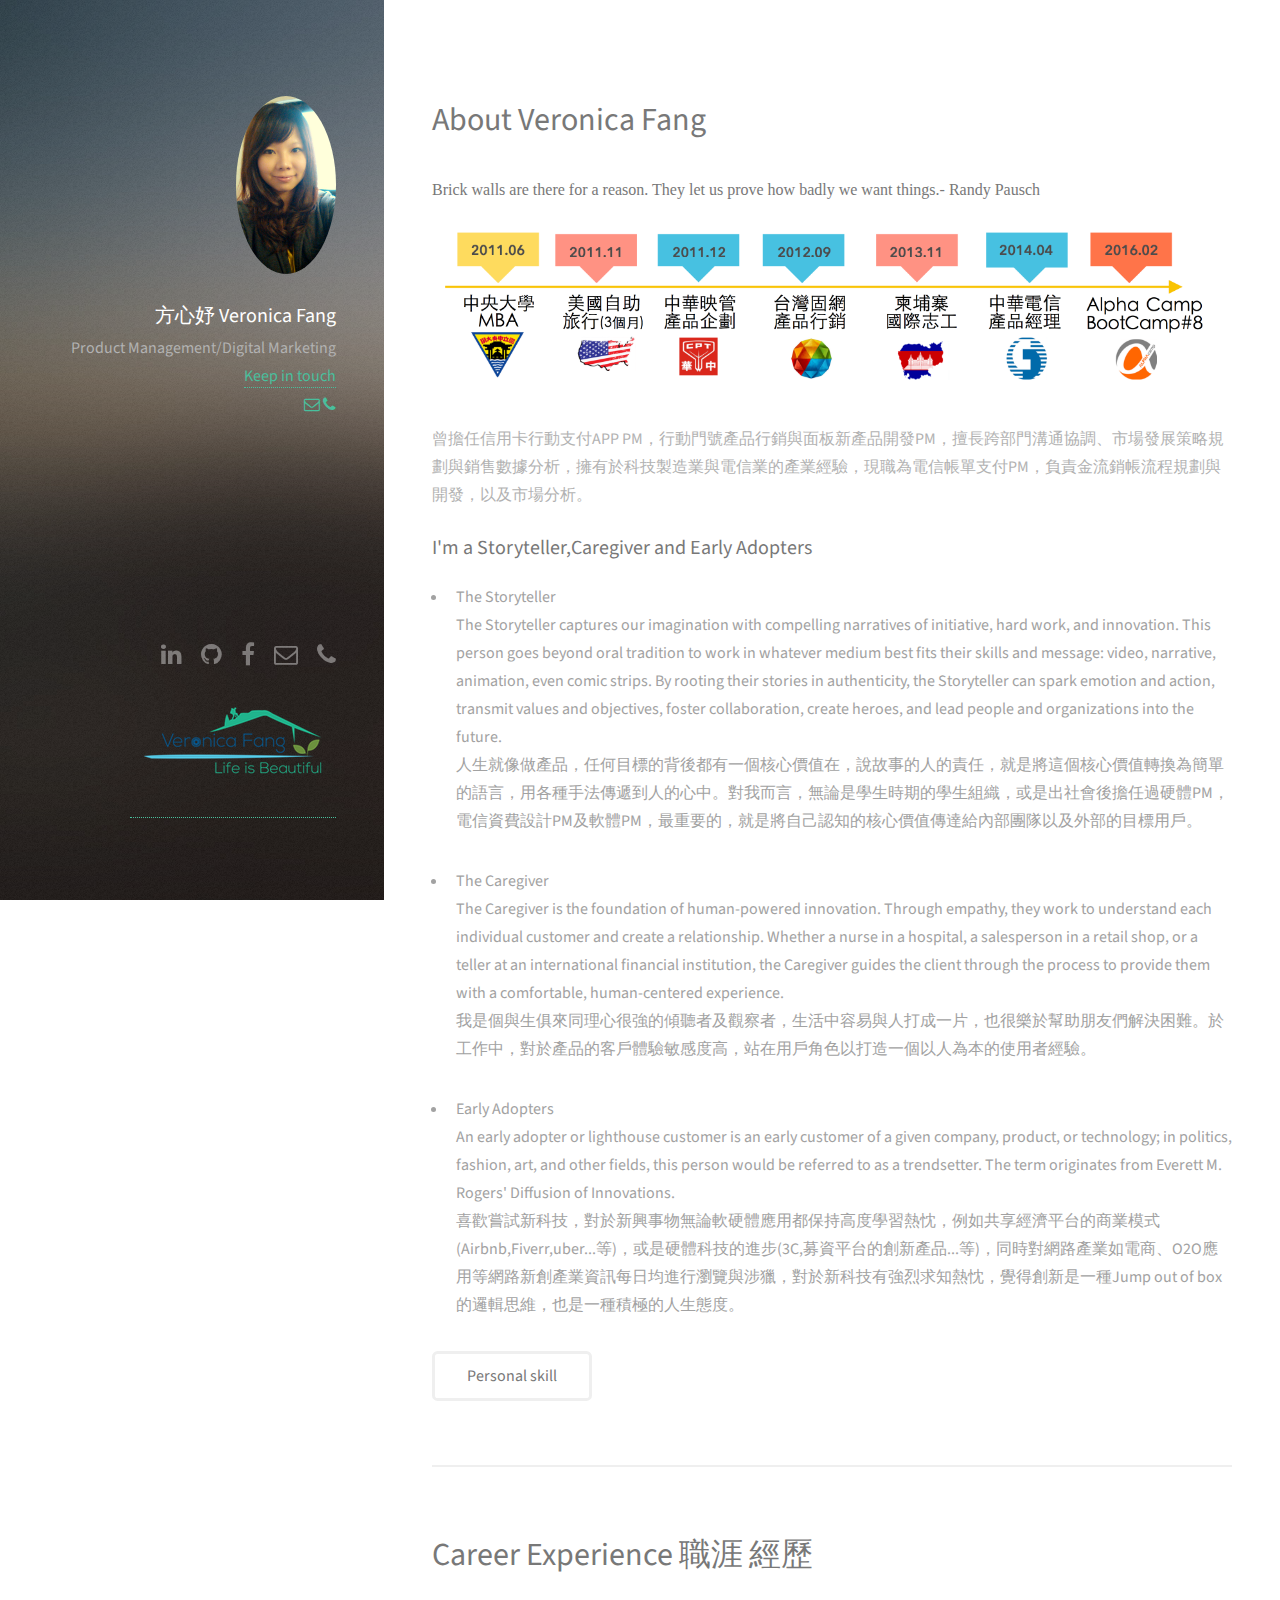
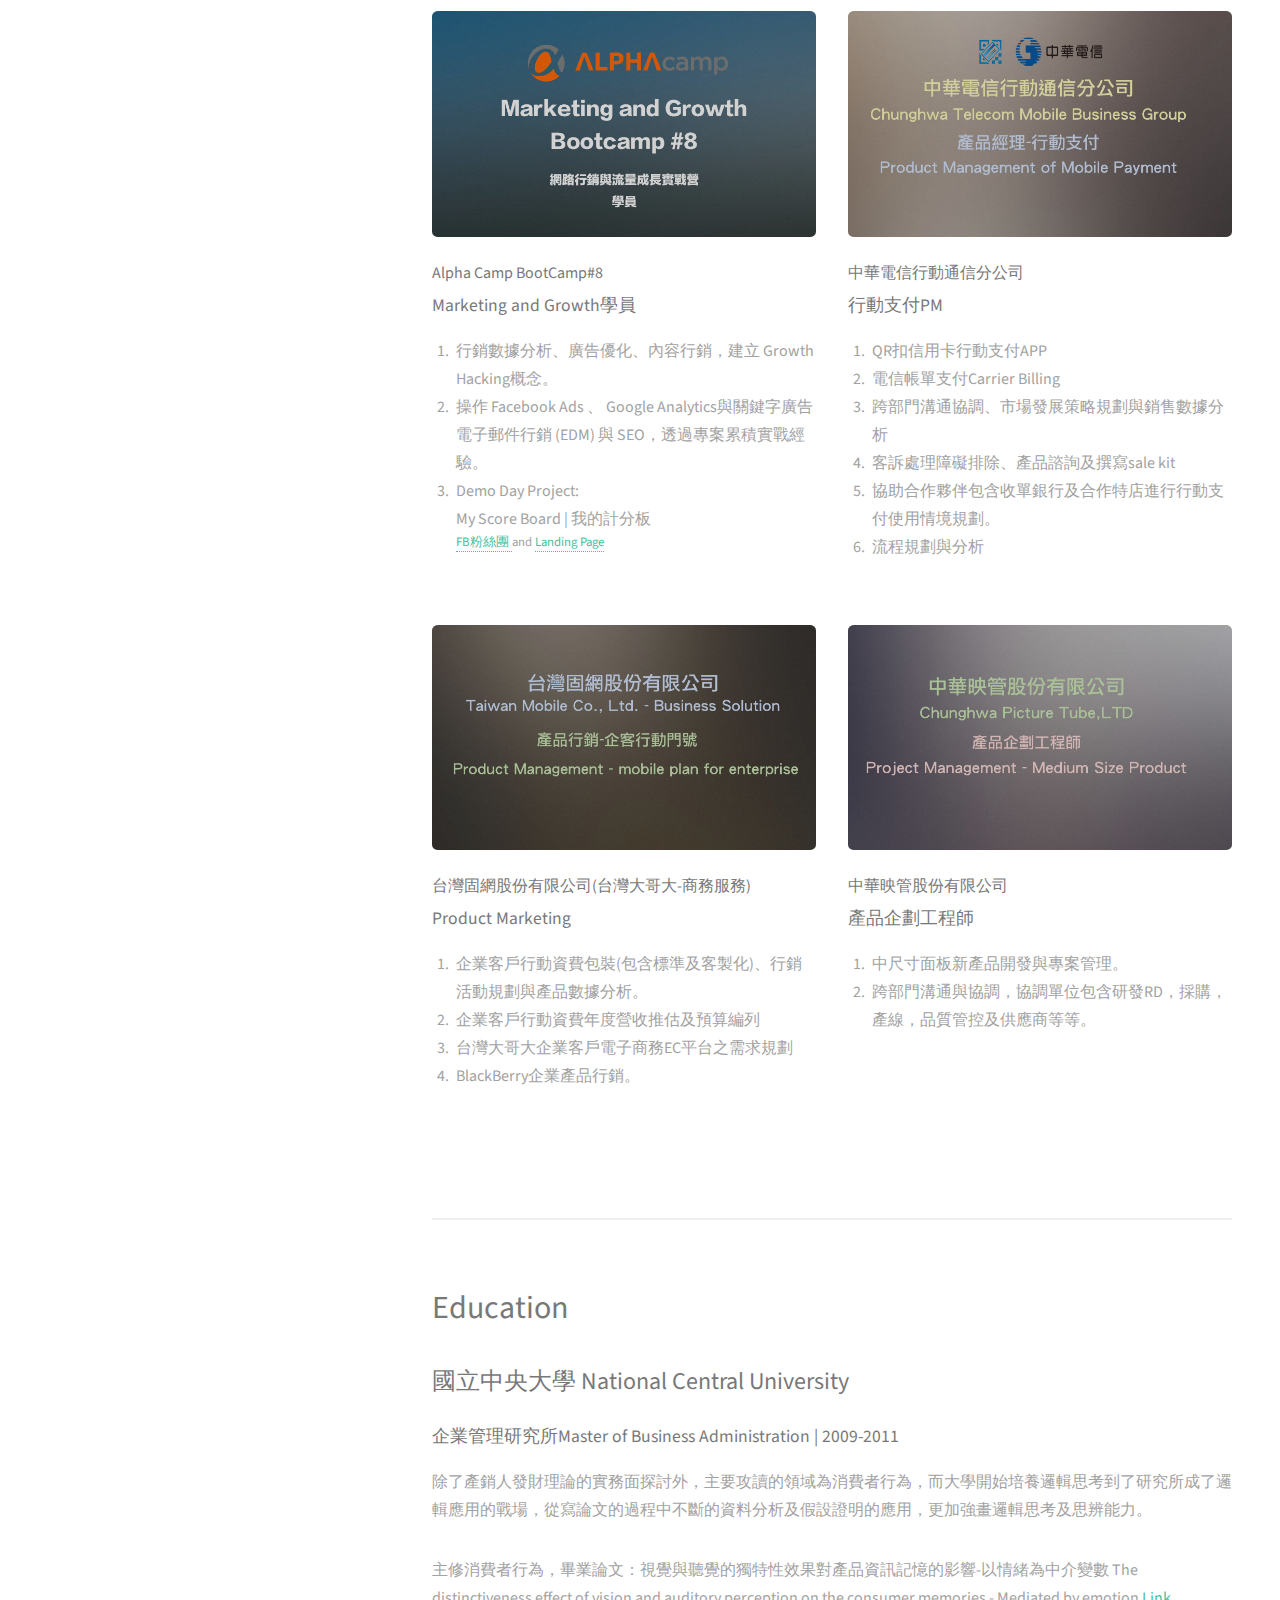
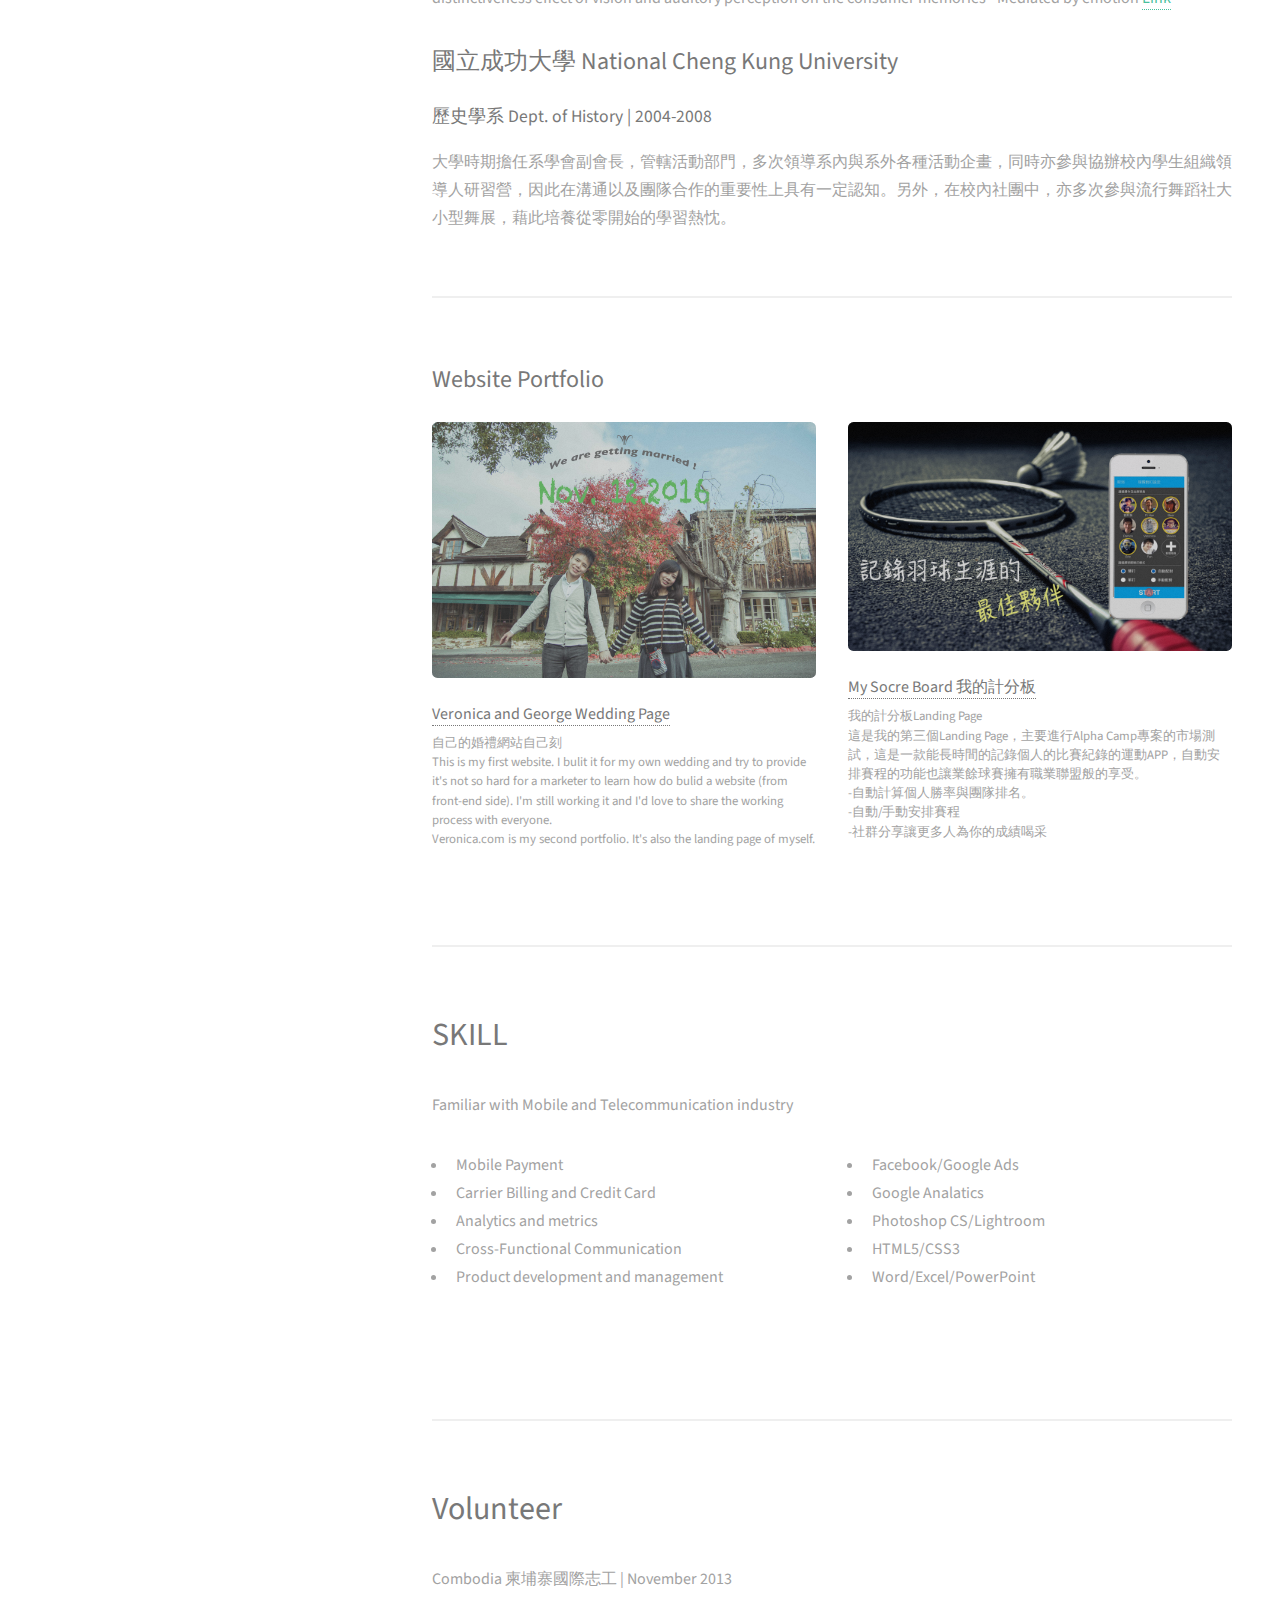
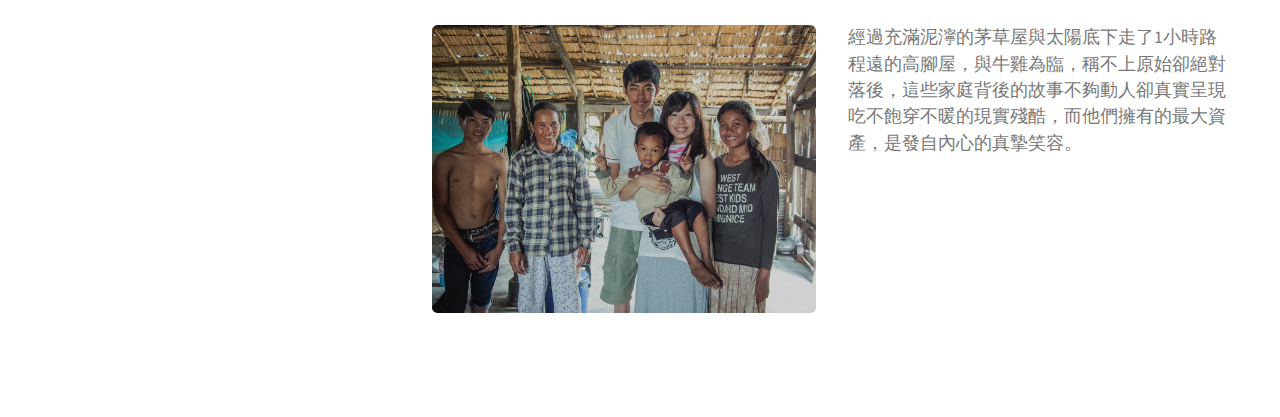
<file: index.html>
<!DOCTYPE HTML>
<!--
	Strata by HTML5 UP
	html5up.net | @n33co
	Free for personal and commercial use under the CCA 3.0 license (html5up.net/license)
-->
<html>

<head>
    <title>Veronica Fang | Interactive Resume</title>
    <meta charset="utf-8" />
    <meta name="viewport" content="width=device-width, initial-scale=1" />
    <!--[if lte IE 8]><script src="assets/js/ie/html5shiv.js"></script><![endif]-->
    <link rel="stylesheet" href="assets/css/main.css" />
    <!--[if lte IE 8]><link rel="stylesheet" href="assets/css/ie8.css" /><![endif]-->
    <!--open Graph data-->
    <meta property="og:title" content="Veronica Fang | Interactive Resume" />
    <meta property="og:type" content="Website" />
    <meta property="og:url" content="http://veronicafang.com" />
    <meta property="og:image" content="http://veronicafang.github.io/Interactive-Resume/images/pic/IMG_2142-1.jpg" />
    <meta property="og:description" content="This is the Official Personal Website for Veronica Fang 方心妤">

    <meta name="author" content="Veronica">
    <meta name="copyright" content="方心妤">

    <meta name="description" content="This is the Official Personal Website for Veronica Fang方心妤 ">
    <meta name="keywords" content="方心妤,Veronica Fang">

    <meta itemprop="name" content="Veronica Fang | Interactive Resume">
    <meta itemprop="image" content="http://veronicafang.github.io/Interactive-Resume/images/pic/IMG_2142-2.jpg">
    <meta itemprop="description" content="This is the Official Personal Website for Veronica Fang">



    <!-- Hotjar Tracking Code for http://veronicafang.github.io/interactive-resume/ -->
    <script>
        (function(h, o, t, j, a, r) {
            h.hj = h.hj || function() {
                (h.hj.q = h.hj.q || []).push(arguments)
            };
            h._hjSettings = {
                hjid: 164264,
                hjsv: 5
            };
            a = o.getElementsByTagName('head')[0];
            r = o.createElement('script');
            r.async = 1;
            r.src = t + h._hjSettings.hjid + j + h._hjSettings.hjsv;
            a.appendChild(r);
        })(window, document, '//static.hotjar.com/c/hotjar-', '.js?sv=');

    </script>

    <!-- GA Tracking Code for http://veronicafang.github.io/interactive-resume/ -->
    <script>
        (function(i, s, o, g, r, a, m) {
            i['GoogleAnalyticsObject'] = r;
            i[r] = i[r] || function() {
                (i[r].q = i[r].q || []).push(arguments)
            }, i[r].l = 1 * new Date();
            a = s.createElement(o),
                m = s.getElementsByTagName(o)[0];
            a.async = 1;
            a.src = g;
            m.parentNode.insertBefore(a, m)
        })(window, document, 'script', '//www.google-analytics.com/analytics.js', 'ga');

        ga('create', 'UA-74432004-2', 'auto');
        ga('require', 'displayfeatures');
        ga('send', 'pageview');

    </script>


    <script>
        (function(i, s, o, g, r, a, m) {
            i['GoogleAnalyticsObject'] = r;
            i[r] = i[r] || function() {
                (i[r].q = i[r].q || []).push(arguments)
            }, i[r].l = 1 * new Date();
            a = s.createElement(o),
                m = s.getElementsByTagName(o)[0];
            a.async = 1;
            a.src = g;
            m.parentNode.insertBefore(a, m)
        })(window, document, 'script', '//www.google-analytics.com/analytics.js', 'ga');

        ga('create', 'UA-75181213-1', 'auto');
        ga('require', 'displayfeatures');
        ga('send', 'pageview');

    </script>


</head>

<body id="top">

    <!-- Header -->
    <header id="header">
        <a href="./images/Veronica.png" class="image avatar"><img src="images/Veronicafang.jpg" alt="方心妤 VeronicaFang " /></a>
        <h1><strong>方心妤 </strong><br/><strong>Veronica Fang</strong> 
      </h1>
        <p>
            Product Management/Digital Marketing
            <br/>
            <a href="#footer">Keep in touch</a>
            <br/>
            <a href="mailto:heartfish0309@gmail.com" class="icon fa-envelope-o"><span class="label">Email</span></a>
            <a href="tel:0905004680" class="icon fa-phone"><span class="phone"></span></a></p>


    </header>

    <!-- Main -->
    <div id="main">

        <!-- One -->
        <section id="one">
            <header class="major">
                <h1><strong>About Veronica Fang</strong></h1>
                <p style="font-family:fantasy"><strong>Brick walls are there for a reason. They let us prove how badly we want things.- Randy Pausch</strong></p>
                <p><img class="timeline" src="./images/timeline.png" alt="VeronicaFang 方心妤 Timeline"></p>
                <p>曾擔任信用卡行動支付APP PM，行動門號產品行銷與面板新產品開發PM，擅長跨部門溝通協調、市場發展策略規劃與銷售數據分析，擁有於科技製造業與電信業的產業經驗，現職為電信帳單支付PM，負責金流銷帳流程規劃與開發，以及市場分析。</p>

                <h3>I'm a Storyteller,Caregiver and Early Adopters </h3>

            </header>
            <ul>

                <li>The Storyteller
                    <p>The Storyteller captures our imagination with compelling narratives of initiative, hard work, and innovation. This person goes beyond oral tradition to work in whatever medium best fits their skills and message: video, narrative, animation, even comic strips. By rooting their stories in authenticity, the Storyteller can spark emotion and action, transmit values and objectives, foster collaboration, create heroes, and lead people and organizations into the future.
                        <br/>人生就像做產品，任何目標的背後都有一個核心價值在，說故事的人的責任，就是將這個核心價值轉換為簡單的語言，用各種手法傳遞到人的心中。對我而言，無論是學生時期的學生組織，或是出社會後擔任過硬體PM，電信資費設計PM及軟體PM，最重要的，就是將自己認知的核心價值傳達給內部團隊以及外部的目標用戶。
                    </p>
                </li>
                <li>The Caregiver
                    <p>
                        The Caregiver is the foundation of human-powered innovation. Through empathy, they work to understand each individual customer and create a relationship. Whether a nurse in a hospital, a salesperson in a retail shop, or a teller at an international financial institution, the Caregiver guides the client through the process to provide them with a comfortable, human-centered experience.
                        <br/> 我是個與生俱來同理心很強的傾聽者及觀察者，生活中容易與人打成一片，也很樂於幫助朋友們解決困難。於工作中，對於產品的客戶體驗敏感度高，站在用戶角色以打造一個以人為本的使用者經驗。
                    </p>
                </li>
                <li>Early Adopters
                    <p>
                        An early adopter or lighthouse customer is an early customer of a given company, product, or technology; in politics, fashion, art, and other fields, this person would be referred to as a trendsetter. The term originates from Everett M. Rogers' Diffusion of Innovations.
                        <br/> 喜歡嘗試新科技，對於新興事物無論軟硬體應用都保持高度學習熱忱，例如共享經濟平台的商業模式(Airbnb,Fiverr,uber...等)，或是硬體科技的進步(3C,募資平台的創新產品...等)，同時對網路產業如電商、O2O應用等網路新創產業資訊每日均進行瀏覽與涉獵，對於新科技有強烈求知熱忱，覺得創新是一種Jump out of box的邏輯思維，也是一種積極的人生態度。

                    </p>
                </li>
            </ul>

            <ul class="actions">
                <li><a href="#skill" class="button">Personal skill</a></li>
            </ul>
        </section>

        <!-- Two -->

        <section id="two">
            <h1>Career Experience 職涯 經歷</h1>
            <div class="row">
                <article class="6u 12u$(xsmall) 0728
                   work-item">
                    <a href="./images/fulls/10.jpg" class="image fit thumb"><img src="./images/fulls/10.jpg" alt="Alpha Camp" /></a>
                    <h3>Alpha Camp BootCamp#8</h3>
                    <h4>Marketing and Growth學員</h4>
                    <ol>
                        <li>行銷數據分析、廣告優化、內容行銷，建立 Growth Hacking概念。</li>
                        <li>操作 Facebook Ads 、 Google Analytics與關鍵字廣告電子郵件行銷 (EDM) 與 SEO，透過專案累積實戰經驗。</li>
                        <li>Demo Day Project:
                            <br/> My Score Board | 我的計分板
                            <p>
                                <a href="https://www.facebook.com/myscoreboardapp">FB粉絲團 </a> and <a href="http://myscoreboardapp.com">Landing Page</a></p>

                        </li>
                    </ol>
                </article>
                <article class="6u 12u$(xsmall) 0728
                   work-item">
                    <a href="./images/fulls/07.jpg" class="image fit thumb"><img src="./images/fulls/07.jpg" alt="CHT" /></a>
                    <h3>中華電信行動通信分公司</h3>
                    <h4>行動支付PM</h4>
                    <ol>
                        <li>QR扣信用卡行動支付APP</li>
                        <li>電信帳單支付Carrier Billing</li>
                        <li>跨部門溝通協調、市場發展策略規劃與銷售數據分析</li>
                        <li>客訴處理障礙排除、產品諮詢及撰寫sale kit</li>
                        <li>協助合作夥伴包含收單銀行及合作特店進行行動支付使用情境規劃。</li>
                        <li>流程規劃與分析</li>
                    </ol>
                </article>

                <article class="6u 12u$(xsmall) 0728
                   work-item">
                    <a href="./images/fulls/07.jpg" class="image fit thumb"><img src="./images/fulls/08.jpg" alt="TWM" /></a>
                    <h3>台灣固網股份有限公司(台灣大哥大-商務服務)</h3>
                    <h4>Product Marketing</h4>

                    <ol>
                        <li>企業客戶行動資費包裝(包含標準及客製化)、行銷活動規劃與產品數據分析。</li>

                        <li>企業客戶行動資費年度營收推估及預算編列</li>
                        <li>台灣大哥大企業客戶電子商務EC平台之需求規劃</li>
                        <li>BlackBerry企業產品行銷。</li>
                    </ol>
                </article>
                <article class="6u$ 12u$(xsmall) work-item">
                    <a href="images/fulls/08.jpg" class="image fit thumb"><img src="images/fulls/09.jpg" alt="CPT" /></a>
                    <h3>中華映管股份有限公司</h3>
                    <h4>產品企劃工程師</h4>
                    <ol>
                        <li>中尺寸面板新產品開發與專案管理。
                        </li>
                        <li>跨部門溝通與協調，協調單位包含研發RD，採購，產線，品質管控及供應商等等。</li>
                    </ol>

                </article>
            </div>
        </section>

        <!-- three -->

        <section id="three">
            <h1>Education</h1>
            <h2>國立中央大學 National Central University</h2>
            <h4>企業管理研究所Master of Business Administration | 2009-2011 </h4>
            <P>除了產銷人發財理論的實務面探討外，主要攻讀的領域為消費者行為，而大學開始培養邏輯思考到了研究所成了邏輯應用的戰場，從寫論文的過程中不斷的資料分析及假設證明的應用，更加強畫邏輯思考及思辨能力。</P>
            <p>主修消費者行為，畢業論文：視覺與聽覺的獨特性效果對產品資訊記憶的影響-以情緒為中介變數 The distinctiveness effect of vision and auditory perception on the consumer memories - Mediated by emotion
                <a href="http://handle.ncl.edu.tw/11296/ndltd/17697633609891772082">Link</a>
            </p>

            <h2>國立成功大學 National Cheng Kung University</h2>
            <h4>歷史學系 Dept. of History | 2004-2008 </h4>
            <p>大學時期擔任系學會副會長，管轄活動部門，多次領導系內與系外各種活動企畫，同時亦參與協辦校內學生組織領導人研習營，因此在溝通以及團隊合作的重要性上具有一定認知。另外，在校內社團中，亦多次參與流行舞蹈社大小型舞展，藉此培養從零開始的學習熱忱。

            </p>
        </section>
        <section>

            <h2>Website Portfolio</h2>
            <div class="row">
                <article class="6u 12u$(xsmall) work-item">
                    <a href="./HTLM/image/IMG_0357-1_PS.jpg" class="image fit thumb"><img src="./HTLM/image/IMG_0357-1_PS.jpg" alt="Wedding Page" /></a>
                    <h3><a href="http://www.georgeandveronica.party/">Veronica and George Wedding Page</a></h3>

                    <p>自己的婚禮網站自己刻 </p>
                    <p>This is my first website. I bulit it for my own wedding and try to provide it's not so hard for a marketer to learn how do bulid a website (from front-end side). I'm still working it and I'd love to share the working process with everyone.
                        <br/>Veronica.com is my second portfolio. It's also the landing page of myself. </p>
                </article>
                <article class="6u 12u$(xsmall) work-item">
                    <a href="./HTLM/image/bestpartner.jpg" class="image fit thumb"><img src="./HTLM/image/bestpartner.jpg" alt="My Score Board" /></a>
                    <h3><a href="https://myscoreboardapp.com/">My Socre Board 我的計分板</a></h3>

                    <p>我的計分板Landing Page</p>
                    <p>這是我的第三個Landing Page，主要進行Alpha Camp專案的市場測試，這是一款能長時間的記錄個人的比賽紀錄的運動APP，自動安排賽程的功能也讓業餘球賽擁有職業聯盟般的享受。
                        <br/>-自動計算個人勝率與團隊排名。
                        <br/>-自動/手動安排賽程
                        <br/>-社群分享讓更多人為你的成績喝采
                        <br/> </p>
                </article>
            </div>
        </section>
        <section id="skill">
            <h1>SKILL</h1>
            <p>Familiar with Mobile and Telecommunication industry</p>
            <div class="row">
                <article class="6u 12u$(xsmall) 0728
                   work-item">
                    <ul>
                        <li>Mobile Payment</li>
                        <li>Carrier Billing and Credit Card</li>
                        <li>Analytics and metrics</li>
                        <li>Cross-Functional Communication</li>
                        <li>Product development and management</li>
                    </ul>
                </article>
                <article class="6u$ 12u$(xsmall) work-item">
                    <ul>
                        <li>Facebook/Google Ads</li>
                        <li>Google Analatics</li>
                        <li>Photoshop CS/Lightroom</li>
                        <li>HTML5/CSS3</li>
                        <li>Word/Excel/PowerPoint</li>


                    </ul>
                </article>
            </div>
        </section>
        <section>
            <h1>Volunteer</h1>
            <p>Combodia 柬埔寨國際志工 | November 2013</p>
            <div class="row">
                <article class="6u 12u$(xsmall) work-item">
                    <a href="./images/A280112.jpg" class="image fit thumb"><img src="./images/thumbs/A280112.jpg" alt="Veronica Fang 方心妤 Volunteer" /></a>
                </article>
                <article class="6u 12u$(xsmall) work-item">

                    <h4>經過充滿泥濘的茅草屋與太陽底下走了1小時路程遠的高腳屋，與牛雞為臨，稱不上原始卻絕對落後，這些家庭背後的故事不夠動人卻真實呈現吃不飽穿不暖的現實殘酷，而他們擁有的最大資產，是發自內心的真摯笑容。</h4>


                </article>
            </div>
        </section>
    </div>
    <!-- Footer -->
    <footer id="footer">
        <div>
            <section>

                <ul class="icons">
                    <li><a href="https://tw.linkedin.com/in/veronica-fang-47976a6a" class="icon fa-linkedin"><span class="label">Linkedin</span></a></li>
                    <li><a href="https://github.com/VeronicaFang/" class="icon fa-github"><span class="label">Github</span></a></li>
                    <li><a href="https://www.facebook.com/veronica.fang" class="icon fa-facebook"><span class="label">Dribbble</span></a></li>
                    <li>
                        <a href="mailto:heartfish0309@gmail.com" class="icon fa-envelope-o"><span class="label">Email</span></a>
                    </li>
                    <li> <a href="tel:0905004680" class="icon fa-phone"><span class="phone"></span></a></li>
                </ul>
                <a href="#top"><img src="./images/Veronica_Fang_Logo.png" alt="Veronica">

                </a>
            </section>

        </div>
    </footer>


    <!-- Scripts -->
    <script src="assets/js/jquery.min.js"></script>
    <script src="assets/js/jquery.poptrox.min.js"></script>
    <script src="assets/js/skel.min.js"></script>
    <script src="assets/js/util.js"></script>
    <!--[if lte IE 8]><script src="assets/js/ie/respond.min.js"></script><![endif]-->
    <script src="assets/js/main.js"></script>


</body>

</html>
</file>
<file: assets/css/main.css>
@import url("font-awesome.min.css");
@import url("http://fonts.googleapis.com/css?family=Source+Sans+Pro:400,400italic");

/*
	Strata by HTML5 UP
	html5up.net | @n33co
	Free for personal and commercial use under the CCA 3.0 license (html5up.net/license)
*/


/* Reset */

html,
body,
div,
span,
applet,
object,
iframe,
h1,
h2,
h3,
h4,
h5,
h6,
p,
blockquote,
pre,
a,
abbr,
acronym,
address,
big,
cite,
code,
del,
dfn,
em,
img,
ins,
kbd,
q,
s,
samp,
small,
strike,
strong,
sub,
sup,
tt,
var,
b,
u,
i,
center,
dl,
dt,
dd,
ol,
ul,
li,
fieldset,
form,
label,
legend,
table,
caption,
tbody,
tfoot,
thead,
tr,
th,
td,
article,
aside,
canvas,
details,
embed,
figure,
figcaption,
footer,
header,
hgroup,
menu,
nav,
output,
ruby,
section,
summary,
time,
mark,
audio,
video {
    margin: 0;
    padding: 0;
    border: 0;
    font-size: 100%;
    font: inherit;
    vertical-align: baseline;
}
article,
aside,
details,
figcaption,
figure,
footer,
header,
hgroup,
menu,
nav,
section {
    display: block;
}
body {
    line-height: 1;
}
ol,
ul {
    list-style: none;
}
blockquote,
q {
    quotes: none;
}
blockquote:before,
blockquote:after,
q:before,
q:after {
    content: '';
    content: none;
}
table {
    border-collapse: collapse;
    border-spacing: 0;
}
body {
    -webkit-text-size-adjust: none;
}

/* Box Model */

*,
*:before,
*:after {
    -moz-box-sizing: border-box;
    -webkit-box-sizing: border-box;
    box-sizing: border-box;
}

/* Containers */

.container {
    margin-left: auto;
    margin-right: auto;
}
.container.\31 25\25 {
    width: 100%;
    max-width: 1200px;
    min-width: 960px;
}
.container.\37 5\25 {
    width: 720px;
}
.container.\35 0\25 {
    width: 480px;
}
.container.\32 5\25 {
    width: 240px;
}
.container {
    width: 960px;
}
@media screen and (max-width: 1800px) {
    .container.\31 25\25 {
        width: 100%;
        max-width: 1200px;
        min-width: 960px;
    }
    .container.\37 5\25 {
        width: 720px;
    }
    .container.\35 0\25 {
        width: 480px;
    }
    .container.\32 5\25 {
        width: 240px;
    }
    .container {
        width: 960px;
    }
}
@media screen and (max-width: 1280px) {
    .container.\31 25\25 {
        width: 100%;
        max-width: 1200px;
        min-width: 960px;
    }
    .container.\37 5\25 {
        width: 720px;
    }
    .container.\35 0\25 {
        width: 480px;
    }
    .container.\32 5\25 {
        width: 240px;
    }
    .container {
        width: 960px;
    }
}
@media screen and (max-width: 980px) {
    .container.\31 25\25 {
        width: 100%;
        max-width: 1200px;
        min-width: 960px;
    }
    .container.\37 5\25 {
        width: 720px;
    }
    .container.\35 0\25 {
        width: 480px;
    }
    .container.\32 5\25 {
        width: 240px;
    }
    .container {
        width: 960px;
    }
}
@media screen and (max-width: 736px) {
    .container.\31 25\25 {
        width: 100%;
        max-width: 1200px;
        min-width: 960px;
    }
    .container.\37 5\25 {
        width: 720px;
    }
    .container.\35 0\25 {
        width: 480px;
    }
    .container.\32 5\25 {
        width: 240px;
    }
    .container {
        width: 960px;
    }
}
@media screen and (max-width: 480px) {
    .container.\31 25\25 {
        width: 100%;
        max-width: 1200px;
        min-width: 960px;
    }
    .container.\37 5\25 {
        width: 720px;
    }
    .container.\35 0\25 {
        width: 480px;
    }
    .container.\32 5\25 {
        width: 240px;
    }
    .container {
        width: 960px;
    }
}

/* Grid */

.row {
    border-bottom: solid 1px transparent;
    -moz-box-sizing: border-box;
    -webkit-box-sizing: border-box;
    box-sizing: border-box;
}
.row > * {
    float: left;
    -moz-box-sizing: border-box;
    -webkit-box-sizing: border-box;
    box-sizing: border-box;
}
.row:after,
.row:before {
    content: '';
    display: block;
    clear: both;
    height: 0;
}
.row.uniform > * >:first-child {
    margin-top: 0;
}
.row.uniform > * >:last-child {
    margin-bottom: 0;
}
.row.\30 \25 > * {
    padding: 0 0 0 0em;
}
.row.\30 \25 {
    margin: 0 0 -1px 0em;
}
.row.uniform.\30 \25 > * {
    padding: 0em 0 0 0em;
}
.row.uniform.\30 \25 {
    margin: 0em 0 -1px 0em;
}
.row > * {
    padding: 0 0 0 2.5em;
}
.row {
    margin: 0 0 -1px -2.5em;
}
.row.uniform > * {
    padding: 2.5em 0 0 2.5em;
}
.row.uniform {
    margin: -2.5em 0 -1px -2.5em;
}
.row.\32 00\25 > * {
    padding: 0 0 0 5em;
}
.row.\32 00\25 {
    margin: 0 0 -1px -5em;
}
.row.uniform.\32 00\25 > * {
    padding: 5em 0 0 5em;
}
.row.uniform.\32 00\25 {
    margin: -5em 0 -1px -5em;
}
.row.\31 50\25 > * {
    padding: 0 0 0 3.75em;
}
.row.\31 50\25 {
    margin: 0 0 -1px -3.75em;
}
.row.uniform.\31 50\25 > * {
    padding: 3.75em 0 0 3.75em;
}
.row.uniform.\31 50\25 {
    margin: -3.75em 0 -1px -3.75em;
}
.row.\35 0\25 > * {
    padding: 0 0 0 1.25em;
}
.row.\35 0\25 {
    margin: 0 0 -1px -1.25em;
}
.row.uniform.\35 0\25 > * {
    padding: 1.25em 0 0 1.25em;
}
.row.uniform.\35 0\25 {
    margin: -1.25em 0 -1px -1.25em;
}
.row.\32 5\25 > * {
    padding: 0 0 0 0.625em;
}
.row.\32 5\25 {
    margin: 0 0 -1px -0.625em;
}
.row.uniform.\32 5\25 > * {
    padding: 0.625em 0 0 0.625em;
}
.row.uniform.\32 5\25 {
    margin: -0.625em 0 -1px -0.625em;
}
.\31 2u,
.\31 2u\24 {
    width: 100%;
    clear: none;
    margin-left: 0;
}
.\31 1u,
.\31 1u\24 {
    width: 91.6666666667%;
    clear: none;
    margin-left: 0;
}
.\31 0u,
.\31 0u\24 {
    width: 83.3333333333%;
    clear: none;
    margin-left: 0;
}
.\39 u,
.\39 u\24 {
    width: 75%;
    clear: none;
    margin-left: 0;
}
.\38 u,
.\38 u\24 {
    width: 66.6666666667%;
    clear: none;
    margin-left: 0;
}
.\37 u,
.\37 u\24 {
    width: 58.3333333333%;
    clear: none;
    margin-left: 0;
}
.\36 u,
.\36 u\24 {
    width: 50%;
    clear: none;
    margin-left: 0;
}
.\35 u,
.\35 u\24 {
    width: 41.6666666667%;
    clear: none;
    margin-left: 0;
}
.\34 u,
.\34 u\24 {
    width: 33.3333333333%;
    clear: none;
    margin-left: 0;
}
.\33 u,
.\33 u\24 {
    width: 25%;
    clear: none;
    margin-left: 0;
}
.\32 u,
.\32 u\24 {
    width: 16.6666666667%;
    clear: none;
    margin-left: 0;
}
.\31 u,
.\31 u\24 {
    width: 8.3333333333%;
    clear: none;
    margin-left: 0;
}
.\31 2u\24 + *,
.\31 1u\24 + *,
.\31 0u\24 + *,
.\39 u\24 + *,
.\38 u\24 + *,
.\37 u\24 + *,
.\36 u\24 + *,
.\35 u\24 + *,
.\34 u\24 + *,
.\33 u\24 + *,
.\32 u\24 + *,
.\31 u\24 + * {
    clear: left;
}
.\-11u {
    margin-left: 91.66667%;
}
.\-10u {
    margin-left: 83.33333%;
}
.\-9u {
    margin-left: 75%;
}
.\-8u {
    margin-left: 66.66667%;
}
.\-7u {
    margin-left: 58.33333%;
}
.\-6u {
    margin-left: 50%;
}
.\-5u {
    margin-left: 41.66667%;
}
.\-4u {
    margin-left: 33.33333%;
}
.\-3u {
    margin-left: 25%;
}
.\-2u {
    margin-left: 16.66667%;
}
.\-1u {
    margin-left: 8.33333%;
}
@media screen and (max-width: 1800px) {
    .row > * {
        padding: 0 0 0 2.5em;
    }
    .row {
        margin: 0 0 -1px -2.5em;
    }
    .row.uniform > * {
        padding: 2.5em 0 0 2.5em;
    }
    .row.uniform {
        margin: -2.5em 0 -1px -2.5em;
    }
    .row.\32 00\25 > * {
        padding: 0 0 0 5em;
    }
    .row.\32 00\25 {
        margin: 0 0 -1px -5em;
    }
    .row.uniform.\32 00\25 > * {
        padding: 5em 0 0 5em;
    }
    .row.uniform.\32 00\25 {
        margin: -5em 0 -1px -5em;
    }
    .row.\31 50\25 > * {
        padding: 0 0 0 3.75em;
    }
    .row.\31 50\25 {
        margin: 0 0 -1px -3.75em;
    }
    .row.uniform.\31 50\25 > * {
        padding: 3.75em 0 0 3.75em;
    }
    .row.uniform.\31 50\25 {
        margin: -3.75em 0 -1px -3.75em;
    }
    .row.\35 0\25 > * {
        padding: 0 0 0 1.25em;
    }
    .row.\35 0\25 {
        margin: 0 0 -1px -1.25em;
    }
    .row.uniform.\35 0\25 > * {
        padding: 1.25em 0 0 1.25em;
    }
    .row.uniform.\35 0\25 {
        margin: -1.25em 0 -1px -1.25em;
    }
    .row.\32 5\25 > * {
        padding: 0 0 0 0.625em;
    }
    .row.\32 5\25 {
        margin: 0 0 -1px -0.625em;
    }
    .row.uniform.\32 5\25 > * {
        padding: 0.625em 0 0 0.625em;
    }
    .row.uniform.\32 5\25 {
        margin: -0.625em 0 -1px -0.625em;
    }
    .\31 2u\28xlarge\29,
    .\31 2u\24\28xlarge\29 {
        width: 100%;
        clear: none;
        margin-left: 0;
    }
    .\31 1u\28xlarge\29,
    .\31 1u\24\28xlarge\29 {
        width: 91.6666666667%;
        clear: none;
        margin-left: 0;
    }
    .\31 0u\28xlarge\29,
    .\31 0u\24\28xlarge\29 {
        width: 83.3333333333%;
        clear: none;
        margin-left: 0;
    }
    .\39 u\28xlarge\29,
    .\39 u\24\28xlarge\29 {
        width: 75%;
        clear: none;
        margin-left: 0;
    }
    .\38 u\28xlarge\29,
    .\38 u\24\28xlarge\29 {
        width: 66.6666666667%;
        clear: none;
        margin-left: 0;
    }
    .\37 u\28xlarge\29,
    .\37 u\24\28xlarge\29 {
        width: 58.3333333333%;
        clear: none;
        margin-left: 0;
    }
    .\36 u\28xlarge\29,
    .\36 u\24\28xlarge\29 {
        width: 50%;
        clear: none;
        margin-left: 0;
    }
    .\35 u\28xlarge\29,
    .\35 u\24\28xlarge\29 {
        width: 41.6666666667%;
        clear: none;
        margin-left: 0;
    }
    .\34 u\28xlarge\29,
    .\34 u\24\28xlarge\29 {
        width: 33.3333333333%;
        clear: none;
        margin-left: 0;
    }
    .\33 u\28xlarge\29,
    .\33 u\24\28xlarge\29 {
        width: 25%;
        clear: none;
        margin-left: 0;
    }
    .\32 u\28xlarge\29,
    .\32 u\24\28xlarge\29 {
        width: 16.6666666667%;
        clear: none;
        margin-left: 0;
    }
    .\31 u\28xlarge\29,
    .\31 u\24\28xlarge\29 {
        width: 8.3333333333%;
        clear: none;
        margin-left: 0;
    }
    .\31 2u\24\28xlarge\29 + *,
    .\31 1u\24\28xlarge\29 + *,
    .\31 0u\24\28xlarge\29 + *,
    .\39 u\24\28xlarge\29 + *,
    .\38 u\24\28xlarge\29 + *,
    .\37 u\24\28xlarge\29 + *,
    .\36 u\24\28xlarge\29 + *,
    .\35 u\24\28xlarge\29 + *,
    .\34 u\24\28xlarge\29 + *,
    .\33 u\24\28xlarge\29 + *,
    .\32 u\24\28xlarge\29 + *,
    .\31 u\24\28xlarge\29 + * {
        clear: left;
    }
    .\-11u\28xlarge\29 {
        margin-left: 91.66667%;
    }
    .\-10u\28xlarge\29 {
        margin-left: 83.33333%;
    }
    .\-9u\28xlarge\29 {
        margin-left: 75%;
    }
    .\-8u\28xlarge\29 {
        margin-left: 66.66667%;
    }
    .\-7u\28xlarge\29 {
        margin-left: 58.33333%;
    }
    .\-6u\28xlarge\29 {
        margin-left: 50%;
    }
    .\-5u\28xlarge\29 {
        margin-left: 41.66667%;
    }
    .\-4u\28xlarge\29 {
        margin-left: 33.33333%;
    }
    .\-3u\28xlarge\29 {
        margin-left: 25%;
    }
    .\-2u\28xlarge\29 {
        margin-left: 16.66667%;
    }
    .\-1u\28xlarge\29 {
        margin-left: 8.33333%;
    }
}
@media screen and (max-width: 1280px) {
    .row > * {
        padding: 0 0 0 2em;
    }
    .row {
        margin: 0 0 -1px -2em;
    }
    .row.uniform > * {
        padding: 2em 0 0 2em;
    }
    .row.uniform {
        margin: -2em 0 -1px -2em;
    }
    .row.\32 00\25 > * {
        padding: 0 0 0 4em;
    }
    .row.\32 00\25 {
        margin: 0 0 -1px -4em;
    }
    .row.uniform.\32 00\25 > * {
        padding: 4em 0 0 4em;
    }
    .row.uniform.\32 00\25 {
        margin: -4em 0 -1px -4em;
    }
    .row.\31 50\25 > * {
        padding: 0 0 0 3em;
    }
    .row.\31 50\25 {
        margin: 0 0 -1px -3em;
    }
    .row.uniform.\31 50\25 > * {
        padding: 3em 0 0 3em;
    }
    .row.uniform.\31 50\25 {
        margin: -3em 0 -1px -3em;
    }
    .row.\35 0\25 > * {
        padding: 0 0 0 1em;
    }
    .row.\35 0\25 {
        margin: 0 0 -1px -1em;
    }
    .row.uniform.\35 0\25 > * {
        padding: 1em 0 0 1em;
    }
    .row.uniform.\35 0\25 {
        margin: -1em 0 -1px -1em;
    }
    .row.\32 5\25 > * {
        padding: 0 0 0 0.5em;
    }
    .row.\32 5\25 {
        margin: 0 0 -1px -0.5em;
    }
    .row.uniform.\32 5\25 > * {
        padding: 0.5em 0 0 0.5em;
    }
    .row.uniform.\32 5\25 {
        margin: -0.5em 0 -1px -0.5em;
    }
    .\31 2u\28large\29,
    .\31 2u\24\28large\29 {
        width: 100%;
        clear: none;
        margin-left: 0;
    }
    .\31 1u\28large\29,
    .\31 1u\24\28large\29 {
        width: 91.6666666667%;
        clear: none;
        margin-left: 0;
    }
    .\31 0u\28large\29,
    .\31 0u\24\28large\29 {
        width: 83.3333333333%;
        clear: none;
        margin-left: 0;
    }
    .\39 u\28large\29,
    .\39 u\24\28large\29 {
        width: 75%;
        clear: none;
        margin-left: 0;
    }
    .\38 u\28large\29,
    .\38 u\24\28large\29 {
        width: 66.6666666667%;
        clear: none;
        margin-left: 0;
    }
    .\37 u\28large\29,
    .\37 u\24\28large\29 {
        width: 58.3333333333%;
        clear: none;
        margin-left: 0;
    }
    .\36 u\28large\29,
    .\36 u\24\28large\29 {
        width: 50%;
        clear: none;
        margin-left: 0;
    }
    .\35 u\28large\29,
    .\35 u\24\28large\29 {
        width: 41.6666666667%;
        clear: none;
        margin-left: 0;
    }
    .\34 u\28large\29,
    .\34 u\24\28large\29 {
        width: 33.3333333333%;
        clear: none;
        margin-left: 0;
    }
    .\33 u\28large\29,
    .\33 u\24\28large\29 {
        width: 25%;
        clear: none;
        margin-left: 0;
    }
    .\32 u\28large\29,
    .\32 u\24\28large\29 {
        width: 16.6666666667%;
        clear: none;
        margin-left: 0;
    }
    .\31 u\28large\29,
    .\31 u\24\28large\29 {
        width: 8.3333333333%;
        clear: none;
        margin-left: 0;
    }
    .\31 2u\24\28large\29 + *,
    .\31 1u\24\28large\29 + *,
    .\31 0u\24\28large\29 + *,
    .\39 u\24\28large\29 + *,
    .\38 u\24\28large\29 + *,
    .\37 u\24\28large\29 + *,
    .\36 u\24\28large\29 + *,
    .\35 u\24\28large\29 + *,
    .\34 u\24\28large\29 + *,
    .\33 u\24\28large\29 + *,
    .\32 u\24\28large\29 + *,
    .\31 u\24\28large\29 + * {
        clear: left;
    }
    .\-11u\28large\29 {
        margin-left: 91.66667%;
    }
    .\-10u\28large\29 {
        margin-left: 83.33333%;
    }
    .\-9u\28large\29 {
        margin-left: 75%;
    }
    .\-8u\28large\29 {
        margin-left: 66.66667%;
    }
    .\-7u\28large\29 {
        margin-left: 58.33333%;
    }
    .\-6u\28large\29 {
        margin-left: 50%;
    }
    .\-5u\28large\29 {
        margin-left: 41.66667%;
    }
    .\-4u\28large\29 {
        margin-left: 33.33333%;
    }
    .\-3u\28large\29 {
        margin-left: 25%;
    }
    .\-2u\28large\29 {
        margin-left: 16.66667%;
    }
    .\-1u\28large\29 {
        margin-left: 8.33333%;
    }
}
@media screen and (max-width: 980px) {
    .row > * {
        padding: 0 0 0 2em;
    }
    .row {
        margin: 0 0 -1px -2em;
    }
    .row.uniform > * {
        padding: 2em 0 0 2em;
    }
    .row.uniform {
        margin: -2em 0 -1px -2em;
    }
    .row.\32 00\25 > * {
        padding: 0 0 0 4em;
    }
    .row.\32 00\25 {
        margin: 0 0 -1px -4em;
    }
    .row.uniform.\32 00\25 > * {
        padding: 4em 0 0 4em;
    }
    .row.uniform.\32 00\25 {
        margin: -4em 0 -1px -4em;
    }
    .row.\31 50\25 > * {
        padding: 0 0 0 3em;
    }
    .row.\31 50\25 {
        margin: 0 0 -1px -3em;
    }
    .row.uniform.\31 50\25 > * {
        padding: 3em 0 0 3em;
    }
    .row.uniform.\31 50\25 {
        margin: -3em 0 -1px -3em;
    }
    .row.\35 0\25 > * {
        padding: 0 0 0 1em;
    }
    .row.\35 0\25 {
        margin: 0 0 -1px -1em;
    }
    .row.uniform.\35 0\25 > * {
        padding: 1em 0 0 1em;
    }
    .row.uniform.\35 0\25 {
        margin: -1em 0 -1px -1em;
    }
    .row.\32 5\25 > * {
        padding: 0 0 0 0.5em;
    }
    .row.\32 5\25 {
        margin: 0 0 -1px -0.5em;
    }
    .row.uniform.\32 5\25 > * {
        padding: 0.5em 0 0 0.5em;
    }
    .row.uniform.\32 5\25 {
        margin: -0.5em 0 -1px -0.5em;
    }
    .\31 2u\28medium\29,
    .\31 2u\24\28medium\29 {
        width: 100%;
        clear: none;
        margin-left: 0;
    }
    .\31 1u\28medium\29,
    .\31 1u\24\28medium\29 {
        width: 91.6666666667%;
        clear: none;
        margin-left: 0;
    }
    .\31 0u\28medium\29,
    .\31 0u\24\28medium\29 {
        width: 83.3333333333%;
        clear: none;
        margin-left: 0;
    }
    .\39 u\28medium\29,
    .\39 u\24\28medium\29 {
        width: 75%;
        clear: none;
        margin-left: 0;
    }
    .\38 u\28medium\29,
    .\38 u\24\28medium\29 {
        width: 66.6666666667%;
        clear: none;
        margin-left: 0;
    }
    .\37 u\28medium\29,
    .\37 u\24\28medium\29 {
        width: 58.3333333333%;
        clear: none;
        margin-left: 0;
    }
    .\36 u\28medium\29,
    .\36 u\24\28medium\29 {
        width: 50%;
        clear: none;
        margin-left: 0;
    }
    .\35 u\28medium\29,
    .\35 u\24\28medium\29 {
        width: 41.6666666667%;
        clear: none;
        margin-left: 0;
    }
    .\34 u\28medium\29,
    .\34 u\24\28medium\29 {
        width: 33.3333333333%;
        clear: none;
        margin-left: 0;
    }
    .\33 u\28medium\29,
    .\33 u\24\28medium\29 {
        width: 25%;
        clear: none;
        margin-left: 0;
    }
    .\32 u\28medium\29,
    .\32 u\24\28medium\29 {
        width: 16.6666666667%;
        clear: none;
        margin-left: 0;
    }
    .\31 u\28medium\29,
    .\31 u\24\28medium\29 {
        width: 8.3333333333%;
        clear: none;
        margin-left: 0;
    }
    .\31 2u\24\28medium\29 + *,
    .\31 1u\24\28medium\29 + *,
    .\31 0u\24\28medium\29 + *,
    .\39 u\24\28medium\29 + *,
    .\38 u\24\28medium\29 + *,
    .\37 u\24\28medium\29 + *,
    .\36 u\24\28medium\29 + *,
    .\35 u\24\28medium\29 + *,
    .\34 u\24\28medium\29 + *,
    .\33 u\24\28medium\29 + *,
    .\32 u\24\28medium\29 + *,
    .\31 u\24\28medium\29 + * {
        clear: left;
    }
    .\-11u\28medium\29 {
        margin-left: 91.66667%;
    }
    .\-10u\28medium\29 {
        margin-left: 83.33333%;
    }
    .\-9u\28medium\29 {
        margin-left: 75%;
    }
    .\-8u\28medium\29 {
        margin-left: 66.66667%;
    }
    .\-7u\28medium\29 {
        margin-left: 58.33333%;
    }
    .\-6u\28medium\29 {
        margin-left: 50%;
    }
    .\-5u\28medium\29 {
        margin-left: 41.66667%;
    }
    .\-4u\28medium\29 {
        margin-left: 33.33333%;
    }
    .\-3u\28medium\29 {
        margin-left: 25%;
    }
    .\-2u\28medium\29 {
        margin-left: 16.66667%;
    }
    .\-1u\28medium\29 {
        margin-left: 8.33333%;
    }
}
@media screen and (max-width: 736px) {
    .row > * {
        padding: 0 0 0 1.5em;
    }
    .row {
        margin: 0 0 -1px -1.5em;
    }
    .row.uniform > * {
        padding: 1.5em 0 0 1.5em;
    }
    .row.uniform {
        margin: -1.5em 0 -1px -1.5em;
    }
    .row.\32 00\25 > * {
        padding: 0 0 0 3em;
    }
    .row.\32 00\25 {
        margin: 0 0 -1px -3em;
    }
    .row.uniform.\32 00\25 > * {
        padding: 3em 0 0 3em;
    }
    .row.uniform.\32 00\25 {
        margin: -3em 0 -1px -3em;
    }
    .row.\31 50\25 > * {
        padding: 0 0 0 2.25em;
    }
    .row.\31 50\25 {
        margin: 0 0 -1px -2.25em;
    }
    .row.uniform.\31 50\25 > * {
        padding: 2.25em 0 0 2.25em;
    }
    .row.uniform.\31 50\25 {
        margin: -2.25em 0 -1px -2.25em;
    }
    .row.\35 0\25 > * {
        padding: 0 0 0 0.75em;
    }
    .row.\35 0\25 {
        margin: 0 0 -1px -0.75em;
    }
    .row.uniform.\35 0\25 > * {
        padding: 0.75em 0 0 0.75em;
    }
    .row.uniform.\35 0\25 {
        margin: -0.75em 0 -1px -0.75em;
    }
    .row.\32 5\25 > * {
        padding: 0 0 0 0.375em;
    }
    .row.\32 5\25 {
        margin: 0 0 -1px -0.375em;
    }
    .row.uniform.\32 5\25 > * {
        padding: 0.375em 0 0 0.375em;
    }
    .row.uniform.\32 5\25 {
        margin: -0.375em 0 -1px -0.375em;
    }
    .\31 2u\28small\29,
    .\31 2u\24\28small\29 {
        width: 100%;
        clear: none;
        margin-left: 0;
    }
    .\31 1u\28small\29,
    .\31 1u\24\28small\29 {
        width: 91.6666666667%;
        clear: none;
        margin-left: 0;
    }
    .\31 0u\28small\29,
    .\31 0u\24\28small\29 {
        width: 83.3333333333%;
        clear: none;
        margin-left: 0;
    }
    .\39 u\28small\29,
    .\39 u\24\28small\29 {
        width: 75%;
        clear: none;
        margin-left: 0;
    }
    .\38 u\28small\29,
    .\38 u\24\28small\29 {
        width: 66.6666666667%;
        clear: none;
        margin-left: 0;
    }
    .\37 u\28small\29,
    .\37 u\24\28small\29 {
        width: 58.3333333333%;
        clear: none;
        margin-left: 0;
    }
    .\36 u\28small\29,
    .\36 u\24\28small\29 {
        width: 50%;
        clear: none;
        margin-left: 0;
    }
    .\35 u\28small\29,
    .\35 u\24\28small\29 {
        width: 41.6666666667%;
        clear: none;
        margin-left: 0;
    }
    .\34 u\28small\29,
    .\34 u\24\28small\29 {
        width: 33.3333333333%;
        clear: none;
        margin-left: 0;
    }
    .\33 u\28small\29,
    .\33 u\24\28small\29 {
        width: 25%;
        clear: none;
        margin-left: 0;
    }
    .\32 u\28small\29,
    .\32 u\24\28small\29 {
        width: 16.6666666667%;
        clear: none;
        margin-left: 0;
    }
    .\31 u\28small\29,
    .\31 u\24\28small\29 {
        width: 8.3333333333%;
        clear: none;
        margin-left: 0;
    }
    .\31 2u\24\28small\29 + *,
    .\31 1u\24\28small\29 + *,
    .\31 0u\24\28small\29 + *,
    .\39 u\24\28small\29 + *,
    .\38 u\24\28small\29 + *,
    .\37 u\24\28small\29 + *,
    .\36 u\24\28small\29 + *,
    .\35 u\24\28small\29 + *,
    .\34 u\24\28small\29 + *,
    .\33 u\24\28small\29 + *,
    .\32 u\24\28small\29 + *,
    .\31 u\24\28small\29 + * {
        clear: left;
    }
    .\-11u\28small\29 {
        margin-left: 91.66667%;
    }
    .\-10u\28small\29 {
        margin-left: 83.33333%;
    }
    .\-9u\28small\29 {
        margin-left: 75%;
    }
    .\-8u\28small\29 {
        margin-left: 66.66667%;
    }
    .\-7u\28small\29 {
        margin-left: 58.33333%;
    }
    .\-6u\28small\29 {
        margin-left: 50%;
    }
    .\-5u\28small\29 {
        margin-left: 41.66667%;
    }
    .\-4u\28small\29 {
        margin-left: 33.33333%;
    }
    .\-3u\28small\29 {
        margin-left: 25%;
    }
    .\-2u\28small\29 {
        margin-left: 16.66667%;
    }
    .\-1u\28small\29 {
        margin-left: 8.33333%;
    }
}
@media screen and (max-width: 480px) {
    .row > * {
        padding: 0 0 0 1.5em;
    }
    .row {
        margin: 0 0 -1px -1.5em;
    }
    .row.uniform > * {
        padding: 1.5em 0 0 1.5em;
    }
    .row.uniform {
        margin: -1.5em 0 -1px -1.5em;
    }
    .row.\32 00\25 > * {
        padding: 0 0 0 3em;
    }
    .row.\32 00\25 {
        margin: 0 0 -1px -3em;
    }
    .row.uniform.\32 00\25 > * {
        padding: 3em 0 0 3em;
    }
    .row.uniform.\32 00\25 {
        margin: -3em 0 -1px -3em;
    }
    .row.\31 50\25 > * {
        padding: 0 0 0 2.25em;
    }
    .row.\31 50\25 {
        margin: 0 0 -1px -2.25em;
    }
    .row.uniform.\31 50\25 > * {
        padding: 2.25em 0 0 2.25em;
    }
    .row.uniform.\31 50\25 {
        margin: -2.25em 0 -1px -2.25em;
    }
    .row.\35 0\25 > * {
        padding: 0 0 0 0.75em;
    }
    .row.\35 0\25 {
        margin: 0 0 -1px -0.75em;
    }
    .row.uniform.\35 0\25 > * {
        padding: 0.75em 0 0 0.75em;
    }
    .row.uniform.\35 0\25 {
        margin: -0.75em 0 -1px -0.75em;
    }
    .row.\32 5\25 > * {
        padding: 0 0 0 0.375em;
    }
    .row.\32 5\25 {
        margin: 0 0 -1px -0.375em;
    }
    .row.uniform.\32 5\25 > * {
        padding: 0.375em 0 0 0.375em;
    }
    .row.uniform.\32 5\25 {
        margin: -0.375em 0 -1px -0.375em;
    }
    .\31 2u\28xsmall\29,
    .\31 2u\24\28xsmall\29 {
        width: 100%;
        clear: none;
        margin-left: 0;
    }
    .\31 1u\28xsmall\29,
    .\31 1u\24\28xsmall\29 {
        width: 91.6666666667%;
        clear: none;
        margin-left: 0;
    }
    .\31 0u\28xsmall\29,
    .\31 0u\24\28xsmall\29 {
        width: 83.3333333333%;
        clear: none;
        margin-left: 0;
    }
    .\39 u\28xsmall\29,
    .\39 u\24\28xsmall\29 {
        width: 75%;
        clear: none;
        margin-left: 0;
    }
    .\38 u\28xsmall\29,
    .\38 u\24\28xsmall\29 {
        width: 66.6666666667%;
        clear: none;
        margin-left: 0;
    }
    .\37 u\28xsmall\29,
    .\37 u\24\28xsmall\29 {
        width: 58.3333333333%;
        clear: none;
        margin-left: 0;
    }
    .\36 u\28xsmall\29,
    .\36 u\24\28xsmall\29 {
        width: 50%;
        clear: none;
        margin-left: 0;
    }
    .\35 u\28xsmall\29,
    .\35 u\24\28xsmall\29 {
        width: 41.6666666667%;
        clear: none;
        margin-left: 0;
    }
    .\34 u\28xsmall\29,
    .\34 u\24\28xsmall\29 {
        width: 33.3333333333%;
        clear: none;
        margin-left: 0;
    }
    .\33 u\28xsmall\29,
    .\33 u\24\28xsmall\29 {
        width: 25%;
        clear: none;
        margin-left: 0;
    }
    .\32 u\28xsmall\29,
    .\32 u\24\28xsmall\29 {
        width: 16.6666666667%;
        clear: none;
        margin-left: 0;
    }
    .\31 u\28xsmall\29,
    .\31 u\24\28xsmall\29 {
        width: 8.3333333333%;
        clear: none;
        margin-left: 0;
    }
    .\31 2u\24\28xsmall\29 + *,
    .\31 1u\24\28xsmall\29 + *,
    .\31 0u\24\28xsmall\29 + *,
    .\39 u\24\28xsmall\29 + *,
    .\38 u\24\28xsmall\29 + *,
    .\37 u\24\28xsmall\29 + *,
    .\36 u\24\28xsmall\29 + *,
    .\35 u\24\28xsmall\29 + *,
    .\34 u\24\28xsmall\29 + *,
    .\33 u\24\28xsmall\29 + *,
    .\32 u\24\28xsmall\29 + *,
    .\31 u\24\28xsmall\29 + * {
        clear: left;
    }
    .\-11u\28xsmall\29 {
        margin-left: 91.66667%;
    }
    .\-10u\28xsmall\29 {
        margin-left: 83.33333%;
    }
    .\-9u\28xsmall\29 {
        margin-left: 75%;
    }
    .\-8u\28xsmall\29 {
        margin-left: 66.66667%;
    }
    .\-7u\28xsmall\29 {
        margin-left: 58.33333%;
    }
    .\-6u\28xsmall\29 {
        margin-left: 50%;
    }
    .\-5u\28xsmall\29 {
        margin-left: 41.66667%;
    }
    .\-4u\28xsmall\29 {
        margin-left: 33.33333%;
    }
    .\-3u\28xsmall\29 {
        margin-left: 25%;
    }
    .\-2u\28xsmall\29 {
        margin-left: 16.66667%;
    }
    .\-1u\28xsmall\29 {
        margin-left: 8.33333%;
    }
}

/* Basic */

body {
    background: #fff;
}
body.is-loading *,
body.is-loading *:before,
body.is-loading *:after {
    -moz-animation: none !important;
    -webkit-animation: none !important;
    -ms-animation: none !important;
    animation: none !important;
    -moz-transition: none !important;
    -webkit-transition: none !important;
    -ms-transition: none !important;
    transition: none !important;
}
body,
input,
select,
textarea {
    color: #a2a2a2;
    font-family: "Source Sans Pro", Helvetica, sans-serif;
    font-size: 16pt;
    font-weight: 400;
    line-height: 1.75em;
}
a {
    -moz-transition: color 0.2s ease-in-out, border-color 0.2s ease-in-out;
    -webkit-transition: color 0.2s ease-in-out, border-color 0.2s ease-in-out;
    -ms-transition: color 0.2s ease-in-out, border-color 0.2s ease-in-out;
    transition: color 0.2s ease-in-out, border-color 0.2s ease-in-out;
    border-bottom: dotted 1px;
    color: #49bf9d;
    text-decoration: none;
}
a:hover {
    border-bottom-color: transparent;
    color: #49bf9d !important;
    text-decoration: none;
}
strong,
b {
    color: #787878;
    font-weight: 400;
}
em,
i {
    font-style: italic;
}
p {
    margin: 0 0 2em 0;
}
h1,
h2,
h3,
h4,
h5,
h6 {
    color: #787878;
    font-weight: 400;
    line-height: 1em;
    margin: 0 0 1em 0;
}
h1 a,
h2 a,
h3 a,
h4 a,
h5 a,
h6 a {
    color: inherit;
    text-decoration: none;
}
h1 {
    font-size: 2em;
    line-height: 1.5em;
}
h2 {
    font-size: 1.5em;
    line-height: 1.5em;
}
h3 {
    font-size: 1.25em;
    line-height: 1.5em;
}
h4 {
    font-size: 1.1em;
    line-height: 1.5em;
}
h5 {
    font-size: 0.9em;
    line-height: 1.5em;
}
h6 {
    font-size: 0.7em;
    line-height: 1.5em;
}
sub {
    font-size: 0.8em;
    position: relative;
    top: 0.5em;
}
sup {
    font-size: 0.8em;
    position: relative;
    top: -0.5em;
}
hr {
    border: 0;
    border-bottom: solid 2px #efefef;
    margin: 2em 0;
}
hr.major {
    margin: 3em 0;
}
blockquote {
    border-left: solid 6px #efefef;
    font-style: italic;
    margin: 0 0 2em 0;
    padding: 0.5em 0 0.5em 1.5em;
}
code {
    background: #f7f7f7;
    border-radius: 0.35em;
    border: solid 2px #efefef;
    font-family: "Courier New", monospace;
    font-size: 0.9em;
    margin: 0 0.25em;
    padding: 0.25em 0.65em;
}
pre {
    -webkit-overflow-scrolling: touch;
    font-family: "Courier New", monospace;
    font-size: 0.9em;
    margin: 0 0 2em 0;
}
pre code {
    display: block;
    line-height: 1.75em;
    padding: 1em 1.5em;
    overflow-x: auto;
}
.align-left {
    text-align: left;
}
.align-center {
    text-align: center;
}
.align-right {
    text-align: right;
}
.timeline {
    width: 100%;
}

/* Section/Article */

section.special,
article.special {
    text-align: center;
}
header p {
    color: #b2b2b2;
    position: relative;
    margin: 0 0 1.5em 0;
}
header h2 + p {
    font-size: 1.25em;
    margin-top: -1em;
    line-height: 1.5em;
}
header h3 + p {
    font-size: 1.1em;
    margin-top: -0.8em;
    line-height: 1.5em;
}
header h4 + p,
header h5 + p,
header h6 + p {
    font-size: 0.9em;
    margin-top: -0.6em;
    line-height: 1.5em;
}
header.major h2 {
    font-size: 2em;
}

/* Form */

form {
    margin: 0 0 2em 0;
}
label {
    color: #787878;
    display: block;
    font-size: 0.9em;
    font-weight: 400;
    margin: 0 0 1em 0;
}
input[type="text"],
input[type="password"],
input[type="email"],
select,
textarea {
    -moz-appearance: none;
    -webkit-appearance: none;
    -ms-appearance: none;
    appearance: none;
    background: #f7f7f7;
    border-radius: 0.35em;
    border: solid 2px transparent;
    color: inherit;
    display: block;
    outline: 0;
    padding: 0 0.75em;
    text-decoration: none;
    width: 100%;
}
input[type="text"]:invalid,
input[type="password"]:invalid,
input[type="email"]:invalid,
select:invalid,
textarea:invalid {
    box-shadow: none;
}
input[type="text"]:focus,
input[type="password"]:focus,
input[type="email"]:focus,
select:focus,
textarea:focus {
    border-color: #49bf9d;
}
.select-wrapper {
    text-decoration: none;
    display: block;
    position: relative;
}
.select-wrapper:before {
    -moz-osx-font-smoothing: grayscale;
    -webkit-font-smoothing: antialiased;
    font-family: FontAwesome;
    font-style: normal;
    font-weight: normal;
    text-transform: none !important;
}
.select-wrapper:before {
    color: #dfdfdf;
    content: '\f078';
    display: block;
    height: 2.75em;
    line-height: 2.75em;
    pointer-events: none;
    position: absolute;
    right: 0;
    text-align: center;
    top: 0;
    width: 2.75em;
}
.select-wrapper select::-ms-expand {
    display: none;
}
input[type="text"],
input[type="password"],
input[type="email"],
select {
    height: 2.75em;
}
textarea {
    padding: 0.75em;
}
input[type="checkbox"],
input[type="radio"] {
    -moz-appearance: none;
    -webkit-appearance: none;
    -ms-appearance: none;
    appearance: none;
    display: block;
    float: left;
    margin-right: -2em;
    opacity: 0;
    width: 1em;
    z-index: -1;
}
input[type="checkbox"] + label,
input[type="radio"] + label {
    text-decoration: none;
    color: #a2a2a2;
    cursor: pointer;
    display: inline-block;
    font-size: 1em;
    font-weight: 400;
    padding-left: 2.4em;
    padding-right: 0.75em;
    position: relative;
}
input[type="checkbox"] + label:before,
input[type="radio"] + label:before {
    -moz-osx-font-smoothing: grayscale;
    -webkit-font-smoothing: antialiased;
    font-family: FontAwesome;
    font-style: normal;
    font-weight: normal;
    text-transform: none !important;
}
input[type="checkbox"] + label:before,
input[type="radio"] + label:before {
    background: #f7f7f7;
    border-radius: 0.35em;
    border: solid 2px transparent;
    content: '';
    display: inline-block;
    height: 1.65em;
    left: 0;
    line-height: 1.58125em;
    position: absolute;
    text-align: center;
    top: 0;
    width: 1.65em;
}
input[type="checkbox"]:checked + label:before,
input[type="radio"]:checked + label:before {
    background: #787878;
    border-color: #787878;
    color: #fff;
    content: '\f00c';
}
input[type="checkbox"]:focus + label:before,
input[type="radio"]:focus + label:before {
    border-color: #49bf9d;
}
input[type="checkbox"] + label:before {
    border-radius: 0.35em;
}
input[type="radio"] + label:before {
    border-radius: 100%;
}
::-webkit-input-placeholder {
    color: #b2b2b2 !important;
    opacity: 1.0;
}
:-moz-placeholder {
    color: #b2b2b2 !important;
    opacity: 1.0;
}
::-moz-placeholder {
    color: #b2b2b2 !important;
    opacity: 1.0;
}
:-ms-input-placeholder {
    color: #b2b2b2 !important;
    opacity: 1.0;
}
.formerize-placeholder {
    color: #b2b2b2 !important;
    opacity: 1.0;
}

/* Box */

.box {
    border-radius: 0.35em;
    border: solid 2px #efefef;
    margin-bottom: 2em;
    padding: 1.5em;
}
.box >:last-child,
.box >:last-child >:last-child,
.box >:last-child >:last-child >:last-child {
    margin-bottom: 0;
}
.box.alt {
    border: 0;
    border-radius: 0;
    padding: 0;
}

/* Icon */

.icon {
    text-decoration: none;
    border-bottom: none;
    position: relative;
}
.icon:before {
    -moz-osx-font-smoothing: grayscale;
    -webkit-font-smoothing: antialiased;
    font-family: FontAwesome;
    font-style: normal;
    font-weight: normal;
    text-transform: none !important;
}
.icon > .label {
    display: none;
}

/* Image */

.image {
    border-radius: 0.35em;
    border: 0;
    display: inline-block;
    position: relative;
}
.image:before {
    -moz-transition: opacity 0.2s ease-in-out;
    -webkit-transition: opacity 0.2s ease-in-out;
    -ms-transition: opacity 0.2s ease-in-out;
    transition: opacity 0.2s ease-in-out;
    background: url("images/overlay.png");
    border-radius: 0.35em;
    content: '';
    display: block;
    height: 100%;
    left: 0;
    opacity: 0.5;
    position: absolute;
    top: 0;
    width: 100%;
}
.image.thumb {
    text-align: center;
}
.image.thumb:after {
    -moz-transition: opacity 0.2s ease-in-out;
    -webkit-transition: opacity 0.2s ease-in-out;
    -ms-transition: opacity 0.2s ease-in-out;
    transition: opacity 0.2s ease-in-out;
    border-radius: 0.35em;
    border: solid 3px rgba(255, 255, 255, 0.5);
    color: #fff;
    content: 'View';
    display: inline-block;
    font-size: 0.8em;
    font-weight: 400;
    left: 50%;
    line-height: 2.25em;
    margin: -1.25em 0 0 -3em;
    opacity: 0;
    padding: 0 1.5em;
    position: absolute;
    text-align: center;
    text-decoration: none;
    top: 50%;
    white-space: nowrap;
}
.image.thumb:hover:after {
    opacity: 1.0;
}
.image.thumb:hover:before {
    background: url("images/overlay.png"), url("images/overlay.png");
    opacity: 1.0;
}
.image img {
    border-radius: 0.35em;
    display: block;
}
.image.left {
    float: left;
    margin: 0 1.5em 1em 0;
    top: 0.25em;
}
.image.right {
    float: right;
    margin: 0 0 1em 1.5em;
    top: 0.25em;
}
.image.left,
.image.right {
    max-width: 40%;
}
.image.left img,
.image.right img {
    width: 100%;
}
.image.fit {
    display: block;
    margin: 0 0 2em 0;
    width: 100%;
}
.image.fit img {
    width: 100%;
}
.image.avatar {
    border-radius: 100%;
}
.image.avatar:before {
    display: none;
}
.image.avatar img {
    border-radius: 100%;
    width: 100%;
}

/* List */

ol {
    list-style: decimal;
    margin: 0 0 2em 0;
    padding-left: 1.25em;
}
ol li {
    padding-left: 0.25em;
}
ul {
    list-style: disc;
    margin: 0 0 2em 0;
    padding-left: 1em;
}
ul li {
    padding-left: 0.5em;
}
ul.alt {
    list-style: none;
    padding-left: 0;
}
ul.alt li {
    border-top: solid 2px #efefef;
    padding: 0.5em 0;
}
ul.alt li:first-child {
    border-top: 0;
    padding-top: 0;
}
ul.icons {
    cursor: default;
    list-style: none;
    padding-left: 0;
}
ul.icons li {
    display: inline-block;
    padding: 0 1em 0 0;
}
ul.icons li:last-child {
    padding-right: 0;
}
ul.icons li .icon:before {
    font-size: 1.5em;
}
ul.actions {
    cursor: default;
    list-style: none;
    padding-left: 0;
}
ul.actions li {
    display: inline-block;
    padding: 0 1em 0 0;
    vertical-align: middle;
}
ul.actions li:last-child {
    padding-right: 0;
}
ul.actions.small li {
    padding: 0 0.5em 0 0;
}
ul.actions.vertical li {
    display: block;
    padding: 1em 0 0 0;
}
ul.actions.vertical li:first-child {
    padding-top: 0;
}
ul.actions.vertical li > * {
    margin-bottom: 0;
}
ul.actions.vertical.small li {
    padding: 0.5em 0 0 0;
}
ul.actions.vertical.small li:first-child {
    padding-top: 0;
}
ul.actions.fit {
    display: table;
    margin-left: -1em;
    padding: 0;
    table-layout: fixed;
    width: calc(100% + 1em);
}
ul.actions.fit li {
    display: table-cell;
    padding: 0 0 0 1em;
}
ul.actions.fit li > * {
    margin-bottom: 0;
}
ul.actions.fit.small {
    margin-left: -0.5em;
    width: calc(100% + 0.5em);
}
ul.actions.fit.small li {
    padding: 0 0 0 0.5em;
}
ul.labeled-icons {
    list-style: none;
    padding: 0;
}
ul.labeled-icons li {
    line-height: 1.75em;
    margin: 1.5em 0 0 0;
    padding-left: 2.25em;
    position: relative;
}
ul.labeled-icons li:first-child {
    margin-top: 0;
}
ul.labeled-icons li a {
    color: inherit;
}
ul.labeled-icons li h3 {
    color: #b2b2b2;
    left: 0;
    position: absolute;
    text-align: center;
    top: 0;
    width: 1em;
}
dl {
    margin: 0 0 2em 0;
}

/* Table */

.table-wrapper {
    -webkit-overflow-scrolling: touch;
    overflow-x: auto;
}
table {
    margin: 0 0 2em 0;
    width: 100%;
}
table tbody tr {
    border: solid 1px #efefef;
    border-left: 0;
    border-right: 0;
}
table tbody tr:nth-child(2n + 1) {
    background-color: #f7f7f7;
}
table td {
    padding: 0.75em 0.75em;
}
table th {
    color: #787878;
    font-size: 0.9em;
    font-weight: 400;
    padding: 0 0.75em 0.75em 0.75em;
    text-align: left;
}
table thead {
    border-bottom: solid 2px #efefef;
}
table tfoot {
    border-top: solid 2px #efefef;
}
table.alt {
    border-collapse: separate;
}
table.alt tbody tr td {
    border: solid 2px #efefef;
    border-left-width: 0;
    border-top-width: 0;
}
table.alt tbody tr td:first-child {
    border-left-width: 2px;
}
table.alt tbody tr:first-child td {
    border-top-width: 2px;
}
table.alt thead {
    border-bottom: 0;
}
table.alt tfoot {
    border-top: 0;
}

/* Button */

input[type="submit"],
input[type="reset"],
input[type="button"],
.button {
    -moz-appearance: none;
    -webkit-appearance: none;
    -ms-appearance: none;
    appearance: none;
    -moz-transition: background-color 0.2s ease-in-out, color 0.2s ease-in-out, border-color 0.2s ease-in-out;
    -webkit-transition: background-color 0.2s ease-in-out, color 0.2s ease-in-out, border-color 0.2s ease-in-out;
    -ms-transition: background-color 0.2s ease-in-out, color 0.2s ease-in-out, border-color 0.2s ease-in-out;
    transition: background-color 0.2s ease-in-out, color 0.2s ease-in-out, border-color 0.2s ease-in-out;
    background-color: transparent;
    border-radius: 0.35em;
    border: solid 3px #efefef;
    color: #787878 !important;
    cursor: pointer;
    display: inline-block;
    font-weight: 400;
    height: 3.15em;
    height: calc(2.75em + 6px);
    line-height: 2.75em;
    min-width: 10em;
    padding: 0 1.5em;
    text-align: center;
    text-decoration: none;
    white-space: nowrap;
}
input[type="submit"]:hover,
input[type="reset"]:hover,
input[type="button"]:hover,
.button:hover {
    border-color: #49bf9d;
    color: #49bf9d !important;
}
input[type="submit"]:active,
input[type="reset"]:active,
input[type="button"]:active,
.button:active {
    background-color: rgba(73, 191, 157, 0.1);
    border-color: #49bf9d;
    color: #49bf9d !important;
}
input[type="submit"].icon,
input[type="reset"].icon,
input[type="button"].icon,
.button.icon {
    padding-left: 1.35em;
}
input[type="submit"].icon:before,
input[type="reset"].icon:before,
input[type="button"].icon:before,
.button.icon:before {
    margin-right: 0.5em;
}
input[type="submit"].fit,
input[type="reset"].fit,
input[type="button"].fit,
.button.fit {
    display: block;
    margin: 0 0 1em 0;
    min-width: 0;
    width: 100%;
}
input[type="submit"].small,
input[type="reset"].small,
input[type="button"].small,
.button.small {
    font-size: 0.8em;
}
input[type="submit"].big,
input[type="reset"].big,
input[type="button"].big,
.button.big {
    font-size: 1.35em;
}
input[type="submit"].special,
input[type="reset"].special,
input[type="button"].special,
.button.special {
    background-color: #49bf9d;
    border-color: #49bf9d;
    color: #ffffff !important;
}
input[type="submit"].special:hover,
input[type="reset"].special:hover,
input[type="button"].special:hover,
.button.special:hover {
    background-color: #5cc6a7;
    border-color: #5cc6a7;
}
input[type="submit"].special:active,
input[type="reset"].special:active,
input[type="button"].special:active,
.button.special:active {
    background-color: #3eb08f;
    border-color: #3eb08f;
}
input[type="submit"].disabled,
input[type="submit"]:disabled,
input[type="reset"].disabled,
input[type="reset"]:disabled,
input[type="button"].disabled,
input[type="button"]:disabled,
.button.disabled,
.button:disabled {
    background-color: #e7e7e7 !important;
    border-color: #e7e7e7 !important;
    color: #b2b2b2 !important;
    cursor: default;
}

/* Work Item */

.work-item {
    margin: 0 0 2em 0;
}
.work-item .image {
    margin: 0 0 1.5em 0;
}
.work-item h3 {
    font-size: 1em;
    margin: 0 0 0.5em 0;
}
.work-item p {
    font-size: 0.8em;
    line-height: 1.5em;
    margin: 0;
}

/* Header */

#header {
    background-color: #1f1815;
    background-attachment: scroll, fixed;
    background-image: url("images/overlay.png"), url("../../images/bg.jpg");
    background-position: top left, top left;
    background-repeat: repeat, no-repeat;
    background-size: auto, auto 100%;
    color: rgba(255, 255, 255, 0.5);
    height: 100%;
    left: 0;
    padding: 8em 4em 0 0;
    position: fixed;
    text-align: right;
    top: 0;
    width: 35%;
}
#header strong,
#header b {
    color: #ffffff;
}
#header h2,
#header h3,
#header h4,
#header h5,
#header h6 {
    color: #ffffff;
}
#header h1 {
    color: rgba(255, 255, 255, 0.5);
    font-size: 1.35em;
    line-height: 1.75em;
    margin: 0;
}
#header .image.avatar {
    margin: 0 0 1em 0;
    width: 6.25em;
}

/* Footer */

#footer {
    bottom: 0;
    left: 0;
    padding: 0 4em 6em 0;
    position: fixed;
    text-align: right;
    width: 35%;
}
#footer .icons {
    margin: 1em 0 0 0;
}
#footer .icons a {
    color: rgba(255, 255, 255, 0.4);
}
#footer .copyright {
    color: rgba(255, 255, 255, 0.4);
    font-size: 0.8em;
    list-style: none;
    margin: 1em 0 0 0;
    padding: 0;
}
#footer .copyright li {
    border-left: solid 1px rgba(255, 255, 255, 0.25);
    display: inline-block;
    line-height: 1em;
    margin-left: 0.75em;
    padding-left: 0.75em;
}
#footer .copyright li:first-child {
    border-left: 0;
    margin-left: 0;
    padding-left: 0;
}
#footer .copyright li a {
    color: inherit;
}

/* Main */

#main {
    margin-left: 35%;
    max-width: 54em;
    padding: 8em 4em 4em 4em;
    width: calc(100% - 35%);
}
#main > section {
    border-top: solid 2px #efefef;
    margin: 4em 0 0 0;
    padding: 4em 0 0 0;
}
#main > section:first-child {
    border-top: 0;
    margin-top: 0;
    padding-top: 0;
}

/* Poptrox */

@-moz-keyframes spin {
    0% {
        -moz-transform: rotate(0deg);
        -webkit-transform: rotate(0deg);
        -ms-transform: rotate(0deg);
        transform: rotate(0deg);
    }
    100% {
        -moz-transform: rotate(360deg);
        -webkit-transform: rotate(360deg);
        -ms-transform: rotate(360deg);
        transform: rotate(360deg);
    }
}
@-webkit-keyframes spin {
    0% {
        -moz-transform: rotate(0deg);
        -webkit-transform: rotate(0deg);
        -ms-transform: rotate(0deg);
        transform: rotate(0deg);
    }
    100% {
        -moz-transform: rotate(360deg);
        -webkit-transform: rotate(360deg);
        -ms-transform: rotate(360deg);
        transform: rotate(360deg);
    }
}
@-ms-keyframes spin {
    0% {
        -moz-transform: rotate(0deg);
        -webkit-transform: rotate(0deg);
        -ms-transform: rotate(0deg);
        transform: rotate(0deg);
    }
    100% {
        -moz-transform: rotate(360deg);
        -webkit-transform: rotate(360deg);
        -ms-transform: rotate(360deg);
        transform: rotate(360deg);
    }
}
@keyframes spin {
    0% {
        -moz-transform: rotate(0deg);
        -webkit-transform: rotate(0deg);
        -ms-transform: rotate(0deg);
        transform: rotate(0deg);
    }
    100% {
        -moz-transform: rotate(360deg);
        -webkit-transform: rotate(360deg);
        -ms-transform: rotate(360deg);
        transform: rotate(360deg);
    }
}
.poptrox-popup {
    -moz-box-sizing: content-box;
    -webkit-box-sizing: content-box;
    -ms-box-sizing: content-box;
    box-sizing: content-box;
    -webkit-tap-highlight-color: rgba(255, 255, 255, 0);
    background: #fff;
    border-radius: 0.35em;
    box-shadow: 0 0.1em 0.15em 0 rgba(0, 0, 0, 0.15);
    overflow: hidden;
    padding-bottom: 3em;
}
.poptrox-popup .loader {
    text-decoration: none;
    -moz-animation: spin 1s linear infinite;
    -webkit-animation: spin 1s linear infinite;
    -ms-animation: spin 1s linear infinite;
    animation: spin 1s linear infinite;
    font-size: 1.5em;
    height: 1em;
    left: 50%;
    line-height: 1em;
    margin: -0.5em 0 0 -0.5em;
    position: absolute;
    top: 50%;
    width: 1em;
}
.poptrox-popup .loader:before {
    -moz-osx-font-smoothing: grayscale;
    -webkit-font-smoothing: antialiased;
    font-family: FontAwesome;
    font-style: normal;
    font-weight: normal;
    text-transform: none !important;
}
.poptrox-popup .loader:before {
    content: '\f1ce';
}
.poptrox-popup .caption {
    background: #fff;
    bottom: 0;
    cursor: default;
    font-size: 0.9em;
    height: 3em;
    left: 0;
    line-height: 2.8em;
    position: absolute;
    text-align: center;
    width: 100%;
    z-index: 1;
}
.poptrox-popup .nav-next,
.poptrox-popup .nav-previous {
    text-decoration: none;
    -moz-transition: opacity 0.2s ease-in-out;
    -webkit-transition: opacity 0.2s ease-in-out;
    -ms-transition: opacity 0.2s ease-in-out;
    transition: opacity 0.2s ease-in-out;
    -webkit-tap-highlight-color: rgba(255, 255, 255, 0);
    background: rgba(0, 0, 0, 0.01);
    cursor: pointer;
    height: 100%;
    opacity: 0;
    position: absolute;
    top: 0;
    width: 50%;
}
.poptrox-popup .nav-next:before,
.poptrox-popup .nav-previous:before {
    -moz-osx-font-smoothing: grayscale;
    -webkit-font-smoothing: antialiased;
    font-family: FontAwesome;
    font-style: normal;
    font-weight: normal;
    text-transform: none !important;
}
.poptrox-popup .nav-next:before,
.poptrox-popup .nav-previous:before {
    color: #fff;
    font-size: 2.5em;
    height: 1em;
    line-height: 1em;
    margin-top: -0.75em;
    position: absolute;
    text-align: center;
    top: 50%;
    width: 1.5em;
}
.poptrox-popup .nav-next {
    right: 0;
}
.poptrox-popup .nav-next:before {
    content: '\f105';
    right: 0;
}
.poptrox-popup .nav-previous {
    left: 0;
}
.poptrox-popup .nav-previous:before {
    content: '\f104';
    left: 0;
}
.poptrox-popup .closer {
    text-decoration: none;
    -moz-transition: opacity 0.2s ease-in-out;
    -webkit-transition: opacity 0.2s ease-in-out;
    -ms-transition: opacity 0.2s ease-in-out;
    transition: opacity 0.2s ease-in-out;
    -webkit-tap-highlight-color: rgba(255, 255, 255, 0);
    color: #fff;
    height: 4em;
    line-height: 4em;
    opacity: 0;
    position: absolute;
    right: 0;
    text-align: center;
    top: 0;
    width: 4em;
    z-index: 2;
}
.poptrox-popup .closer:before {
    -moz-osx-font-smoothing: grayscale;
    -webkit-font-smoothing: antialiased;
    font-family: FontAwesome;
    font-style: normal;
    font-weight: normal;
    text-transform: none !important;
}
.poptrox-popup .closer:before {
    -moz-box-sizing: content-box;
    -webkit-box-sizing: content-box;
    -ms-box-sizing: content-box;
    box-sizing: content-box;
    border-radius: 100%;
    border: solid 3px rgba(255, 255, 255, 0.5);
    content: '\f00d';
    display: block;
    font-size: 1em;
    height: 1.75em;
    left: 50%;
    line-height: 1.75em;
    margin: -0.875em 0 0 -0.875em;
    position: absolute;
    top: 50%;
    width: 1.75em;
}
.poptrox-popup:hover .nav-next,
.poptrox-popup:hover .nav-previous {
    opacity: 0.5;
}
.poptrox-popup:hover .nav-next:hover,
.poptrox-popup:hover .nav-previous:hover {
    opacity: 1.0;
}
.poptrox-popup:hover .closer {
    opacity: 0.5;
}
.poptrox-popup:hover .closer:hover {
    opacity: 1.0;
}

/* Touch */

body.is-touch .image.thumb:before {
    opacity: 0.5 !important;
}
body.is-touch .image.thumb:after {
    display: none !important;
}
body.is-touch #header {
    background-attachment: scroll;
    background-size: auto, cover;
}
body.is-touch .poptrox-popup .nav-next,
body.is-touch .poptrox-popup .nav-previous,
body.is-touch .poptrox-popup .closer {
    opacity: 1.0 !important;
}


/* XLarge */

@media screen and (max-width: 1800px) {
    /* Basic */
    body,
    input,
    select,
    textarea {
        font-size: 12pt;
    }
}

/* Large */

@media screen and (max-width: 1280px) {
    /* Header */
    #header {
        padding: 6em 3em 3em 3em;
        width: 30%;
    }
    #header h1 {
        font-size: 1.25em;
    }
    #header h1 br {
        display: none;
    }
    /* Footer */
    #footer {
        padding: 0 3em 5em 3em;
        width: 30%;
    }
    #footer .copyright li {
        border-left-width: 0;
        display: block;
        line-height: 2.25em;
        margin-left: 0;
        padding-left: 0;
    }
    /* Main */
    #main {
        margin-left: 30%;
        max-width: none;
        padding: 6em 3em 3em 3em;
        width: calc(100% - 30%);
    }
}

/* Medium */

@media screen and (max-width: 980px) {
    /* Basic */
    h1 br,
    h2 br,
    h3 br,
    h4 br,
    h5 br,
    h6 br {
        display: none;
    }
    /* List */
    ul.icons li .icon {
        font-size: 1.25em;
    }
    /* Header */
    #header {
        background-attachment: scroll;
        background-position: top left, center center;
        background-size: auto, cover;
        left: auto;
        padding: 6em 4em;
        position: relative;
        text-align: center;
        top: auto;
        width: 100%;
    }
    #header h1 {
        font-size: 1.75em;
    }
    #header h1 br {
        display: inline;
    }
    /* Footer */
    #footer {
        background-attachment: scroll;
        background-color: #1f1815;
        background-image: url("images/overlay.png"), url("../../images/bg.jpg");
        background-position: top left, bottom center;
        background-repeat: repeat, no-repeat;
        background-size: auto, cover;
        bottom: auto;
        left: auto;
        padding: 4em 4em 6em 4em;
        position: relative;
        text-align: center;
        width: 100%;
    }
    #footer .icons {
        margin: 0 0 1em 0;
    }
    #footer .copyright {
        margin: 0 0 1em 0;
    }
    #footer .copyright li {
        border-left-width: 1px;
        display: inline-block;
        line-height: 1em;
        margin-left: 0.75em;
        padding-left: 0.75em;
    }
    /* Main */
    #main {
        margin: 0;
        padding: 6em 4em;
        width: 100%;
    }
}

/* Small */

@media screen and (max-width: 736px) {
    /* Basic */
    h1 {
        font-size: 1.5em;
    }
    h2 {
        font-size: 1.2em;
    }
    h3 {
        font-size: 1em;
    }
    /* Section/Article */
    section.special,
    article.special {
        text-align: center;
    }
    header.major h2 {
        font-size: 1.35em;
    }
    /* List */
    ul.labeled-icons li {
        padding-left: 2em;
    }
    ul.labeled-icons li h3 {
        line-height: 1.75em;
    }
    /* Header */
    #header {
        padding: 2.25em 1.5em;
    }
    #header h1 {
        font-size: 1.35em;
    }
    /* Footer */
    #footer {
        padding: 2.25em 1.5em;
    }
    /* Main */
    #main {
        padding: 2.25em 1.5em 0.25em 1.5em;
    }
    #main > section {
        margin: 2.25em 0 0 0;
        padding: 2.25em 0 0 0;
    }
    /* Poptrox */
    .poptrox-popup {
        border-radius: 0;
    }
    .poptrox-popup .nav-next:before,
    .poptrox-popup .nav-previous:before {
        margin-top: -1em;
    }
}

/* XSmall */

@media screen and (max-width: 480px) {
    /* List */
    ul.actions {
        margin: 0 0 2em 0;
    }
    ul.actions li {
        display: block;
        padding: 1em 0 0 0;
        text-align: center;
        width: 100%;
    }
    ul.actions li:first-child {
        padding-top: 0;
    }
    ul.actions li > * {
        margin: 0 !important;
        width: 100%;
    }
    ul.actions li > *.icon:before {
        margin-left: -2em;
    }
    ul.actions.small li {
        padding: 0.5em 0 0 0;
    }
    ul.actions.small li:first-child {
        padding-top: 0;
    }
    /* Header */
    #header {
        padding: 4.5em 1.5em;
    }
    #header h1 br {
        display: none;
    }
    /* Footer */
    #footer .copyright li {
        border-left-width: 0;
        display: block;
        line-height: 2.25em;
        margin-left: 0;
        padding-left: 0;
    }
}
</file>
<file: assets/css/ie8.css>
/*
	Strata by HTML5 UP
	html5up.net | @n33co
	Free for personal and commercial use under the CCA 3.0 license (html5up.net/license)
*/

/* Button */

	input[type="submit"],
	input[type="reset"],
	input[type="button"],
	.button {
		position: relative;
		-ms-behavior: url("assets/js/ie/PIE.htc");
	}

/* Form */

	input[type="text"],
	input[type="password"],
	input[type="email"],
	select,
	textarea {
		position: relative;
		-ms-behavior: url("assets/js/ie/PIE.htc");
	}

	input[type="text"],
	input[type="password"],
	input[type="email"],
	select {
		height: 2.75em;
		line-height: 2.75em;
	}

	input[type="checkbox"] + label:before,
	input[type="radio"] + label:before {
		display: none;
	}

/* Image */

	.image {
		position: relative;
		-ms-behavior: url("assets/js/ie/PIE.htc");
	}

		.image:before, .image:after {
			display: none !important;
		}

		.image img {
			position: relative;
			-ms-behavior: url("assets/js/ie/PIE.htc");
		}

/* Header */

	#header {
		background-image: url("../../images/bg.jpg");
		background-repeat: no-repeat;
		background-size: cover;
		-ms-behavior: url("assets/js/ie/backgroundsize.min.htc");
	}

		#header h1 {
			color: #ffffff;
		}

/* Footer */

	#footer .icons a {
		color: #ffffff;
	}
</file>
